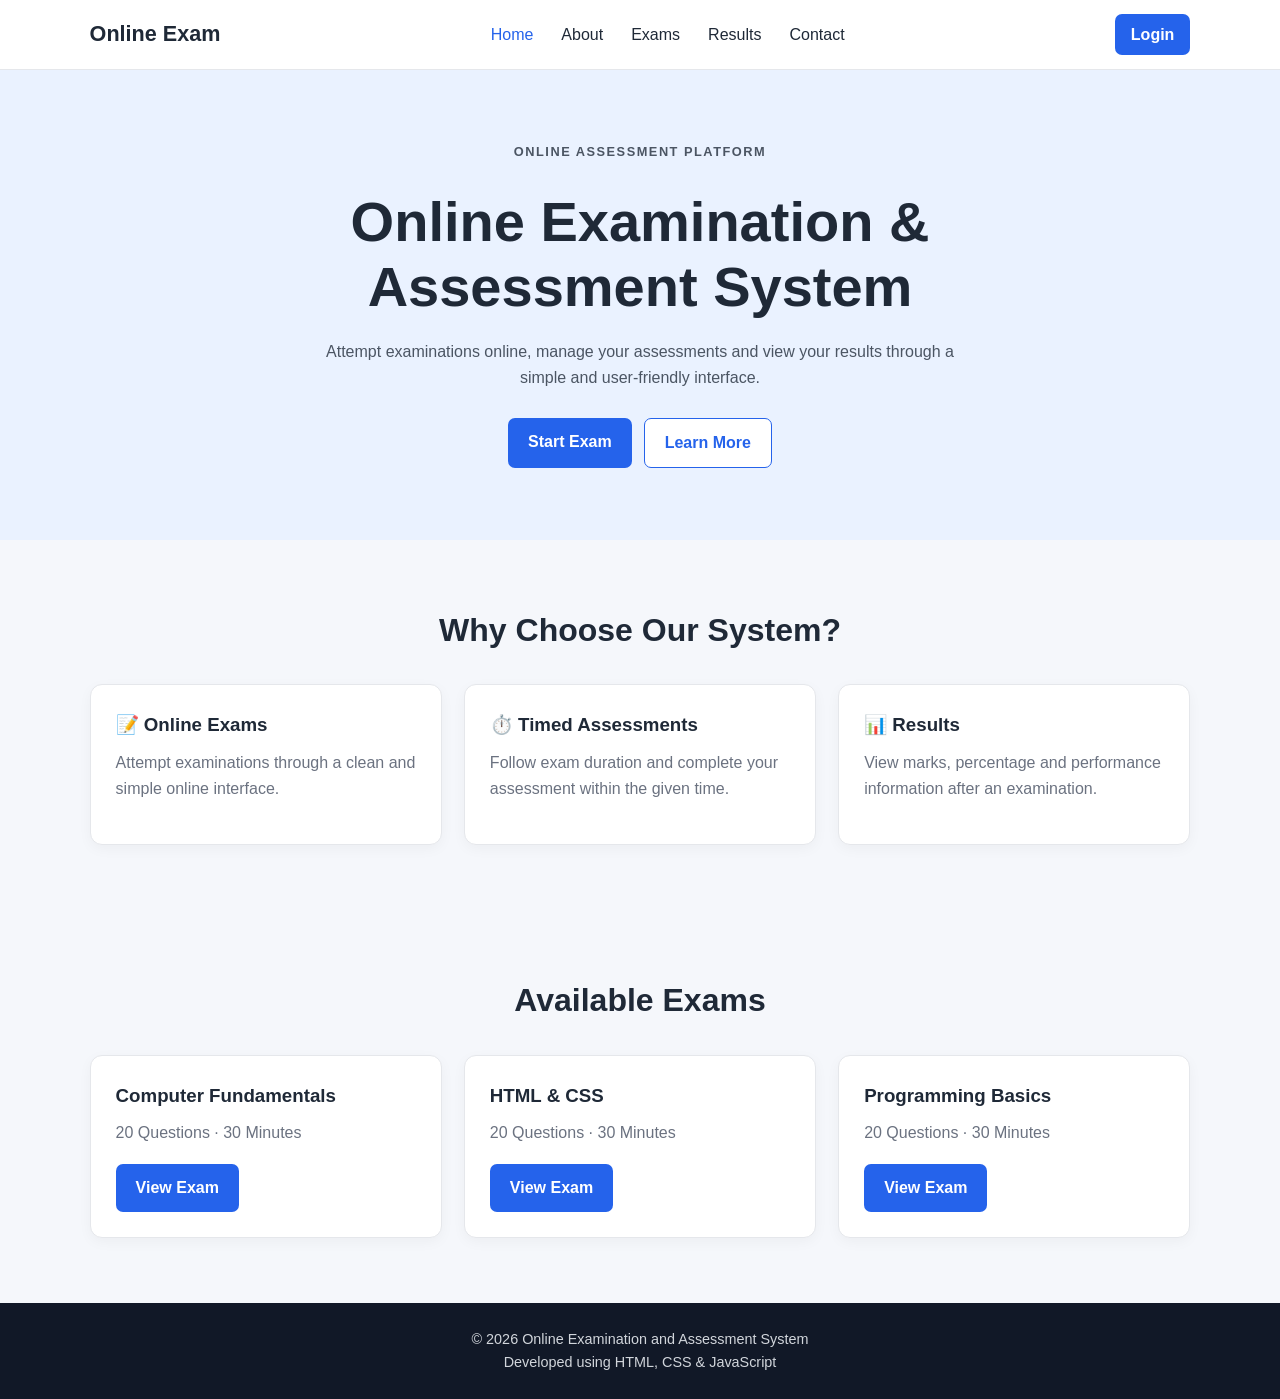
<file: index.html>
<!DOCTYPE html>
<html lang="en">
<head>
<meta charset="UTF-8">
<meta name="viewport" content="width=device-width, initial-scale=1.0">
<title>Online Examination & Assessment System</title>
<link rel="stylesheet" href="css/style.css">
</head>
<body>
<header>
<nav class="navbar">
<a href="index.html" class="logo">Online Exam</a>
<ul class="nav-links">
<li><a href="index.html" class="active">Home</a></li>
<li><a href="#about">About</a></li>
<li><a href="#exams">Exams</a></li>
<li><a href="results.html">Results</a></li>
<li><a href="#contact">Contact</a></li>
</ul>
<a href="login.html" class="btn small-btn">Login</a>
</nav>
</header>
<main>
<section class="hero">
<div class="hero-content">
<p class="eyebrow">ONLINE ASSESSMENT PLATFORM</p>
<h1>Online Examination & Assessment System</h1>
<p>Attempt examinations online, manage your assessments and view your results through a simple and user-friendly interface.</p>
<div class="hero-buttons">
<a href="login.html" class="btn">Start Exam</a>
<a href="#about" class="btn secondary">Learn More</a>
</div>
</div>
</section>
<section class="section" id="about">
<h2>Why Choose Our System?</h2>
<div class="card-grid">
<article class="card"><h3>📝 Online Exams</h3><p>Attempt examinations through a clean and simple online interface.</p></article>
<article class="card"><h3>⏱️ Timed Assessments</h3><p>Follow exam duration and complete your assessment within the given time.</p></article>
<article class="card"><h3>📊 Results</h3><p>View marks, percentage and performance information after an examination.</p></article>
</div>
</section>
<section class="section" id="exams">
<h2>Available Exams</h2>
<div class="card-grid">
<article class="exam-card"><h3>Computer Fundamentals</h3><p>20 Questions · 30 Minutes</p><a href="instructions.html" class="btn">View Exam</a></article>
<article class="exam-card"><h3>HTML & CSS</h3><p>20 Questions · 30 Minutes</p><a href="instructions.html" class="btn">View Exam</a></article>
<article class="exam-card"><h3>Programming Basics</h3><p>20 Questions · 30 Minutes</p><a href="instructions.html" class="btn">View Exam</a></article>
</div>
</section>
</main>
<footer id="contact">
<p>© 2026 Online Examination and Assessment System</p>
<p>Developed using HTML, CSS & JavaScript</p>
</footer>
</body>
</html>
</file>
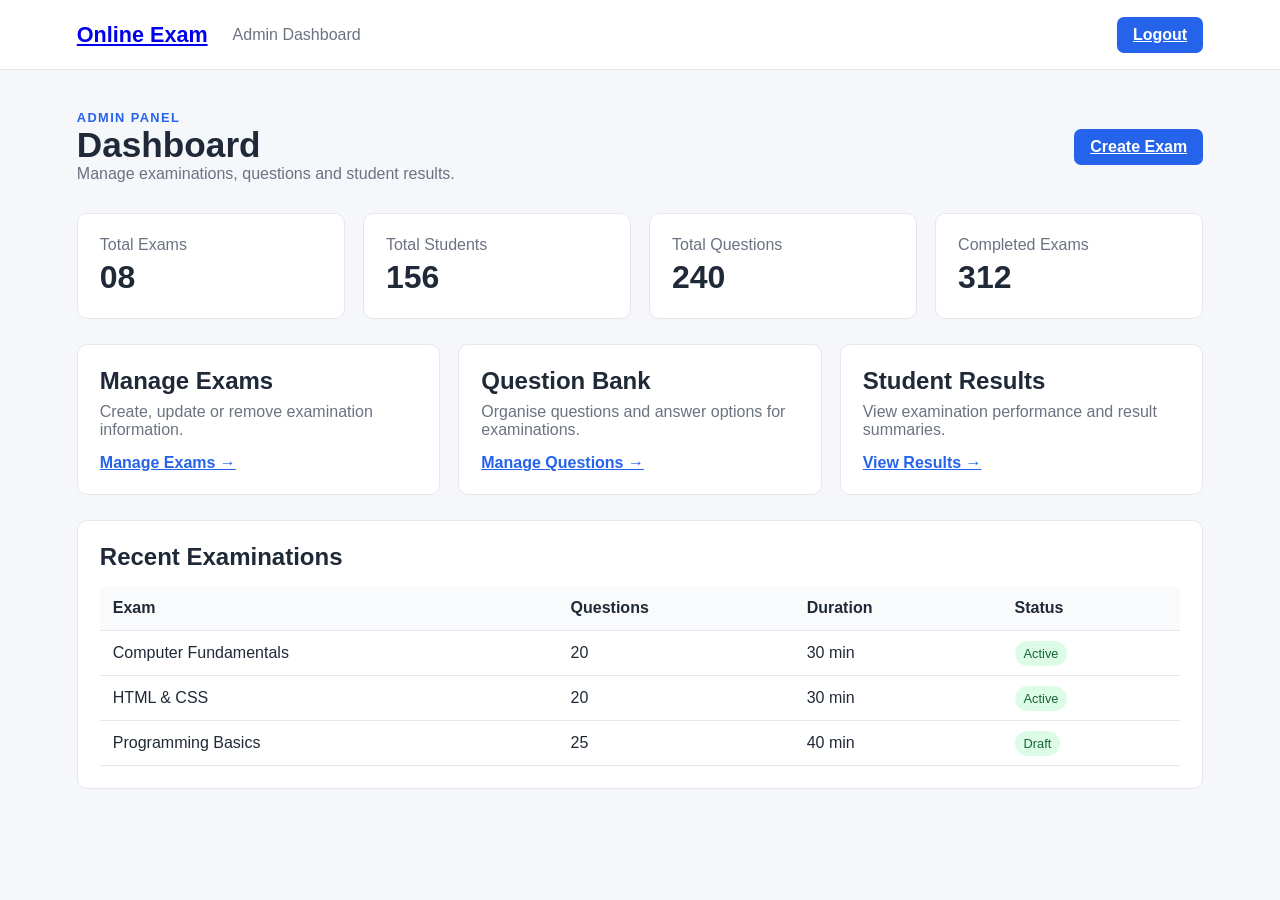
<file: admin.html>
<!DOCTYPE html>
<html lang="en">
<head>
<meta charset="UTF-8">
<meta name="viewport" content="width=device-width, initial-scale=1.0">
<title>Admin Dashboard</title>
<link rel="stylesheet" href="css/admin.css">
<script src="js/admin.js" defer></script>
</head>
<body>
<header><nav class="navbar"><a href="index.html" class="logo">Online Exam</a><span class="admin-label">Admin Dashboard</span><a href="login.html" class="btn small-btn">Logout</a></nav></header>
<main class="admin-container">
<div class="page-heading"><div><p class="eyebrow">ADMIN PANEL</p><h1>Dashboard</h1><p>Manage examinations, questions and student results.</p></div><a href="#" id="createExamButton" class="btn">Create Exam</a></div>
<section class="stats">
<div class="stat"><span>Total Exams</span><strong>08</strong></div>
<div class="stat"><span>Total Students</span><strong>156</strong></div>
<div class="stat"><span>Total Questions</span><strong>240</strong></div>
<div class="stat"><span>Completed Exams</span><strong>312</strong></div>
</section>
<section class="admin-grid">
<article class="panel"><h2>Manage Exams</h2><p>Create, update or remove examination information.</p><a href="#" class="text-link" id="manageExamsLink">Manage Exams →</a></article>
<article class="panel"><h2>Question Bank</h2><p>Organise questions and answer options for examinations.</p><a href="#" class="text-link" id="questionBankLink">Manage Questions →</a></article>
<article class="panel"><h2>Student Results</h2><p>View examination performance and result summaries.</p><a href="results.html" class="text-link">View Results →</a></article>
</section>
<section class="panel table-panel">
<h2>Recent Examinations</h2>
<table><thead><tr><th>Exam</th><th>Questions</th><th>Duration</th><th>Status</th></tr></thead>
<tbody><tr><td>Computer Fundamentals</td><td>20</td><td>30 min</td><td><span class="badge">Active</span></td></tr>
<tr><td>HTML & CSS</td><td>20</td><td>30 min</td><td><span class="badge">Active</span></td></tr>
<tr><td>Programming Basics</td><td>25</td><td>40 min</td><td><span class="badge">Draft</span></td></tr></tbody></table>
</section>
</main>
</body>
</html>
</file>
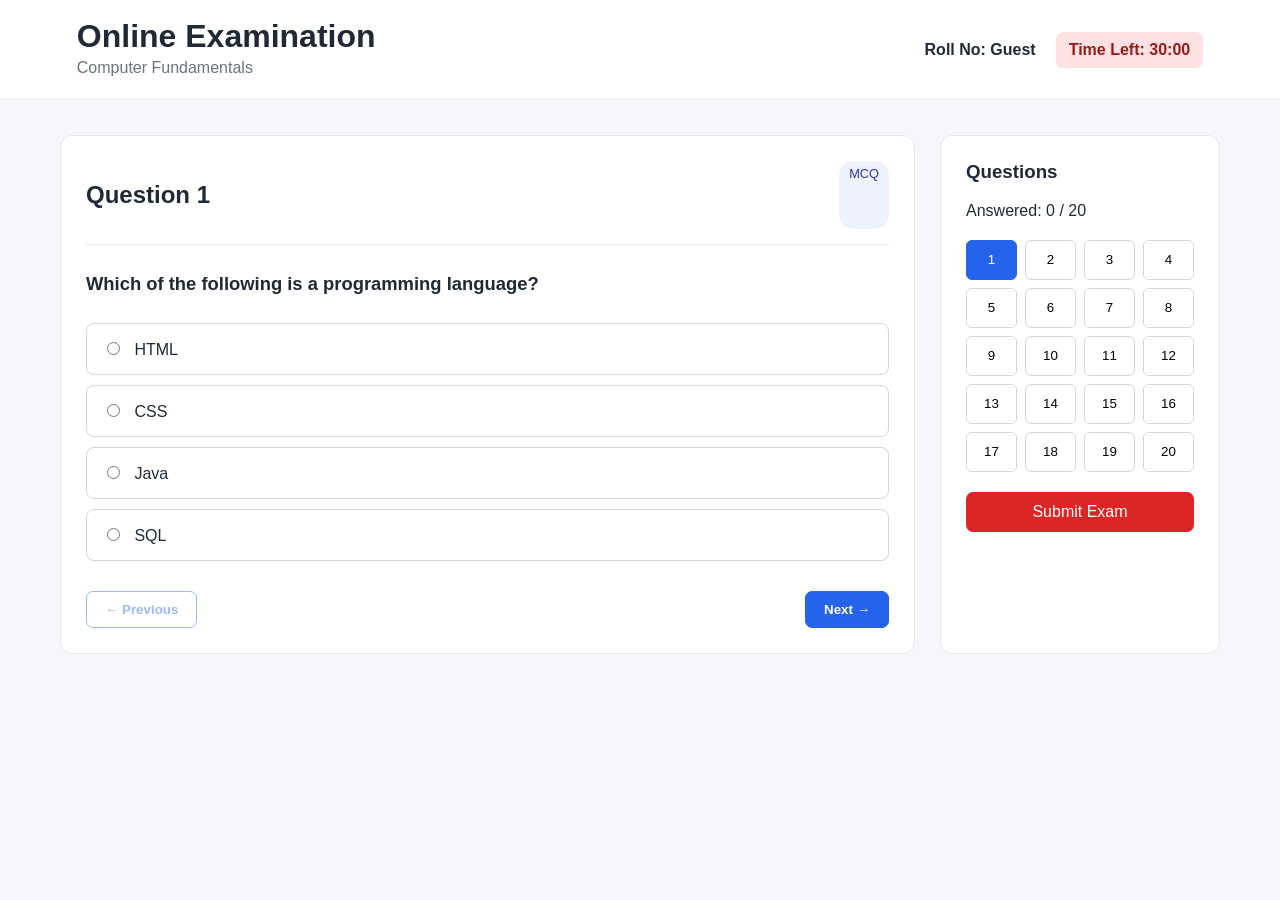
<file: examination.html>
<!DOCTYPE html>
<html lang="en">
<head>
<meta charset="UTF-8">
<meta name="viewport" content="width=device-width, initial-scale=1.0">
<title>Online Examination</title>
<link rel="stylesheet" href="css/examination.css">
<script src="js/exam.js" defer></script>
</head>
<body>
<header class="exam-header">
<div><h1>Online Examination</h1><p>Computer Fundamentals</p></div>
<div class="student"><strong id="studentLabel">Roll No: Guest</strong><span class="timer" id="timer">Time Left: 30:00</span></div>
</header>
<main class="exam-layout">
<section class="question-card">
<div class="question-head"><h2 id="questionHeading">Question 1</h2><span>MCQ</span></div>
<p class="question" id="questionText">Loading question...</p>
<div id="optionsContainer"></div>
<div class="navigation">
<button type="button" id="previousButton">← Previous</button>
<button type="button" id="nextButton">Next →</button>
</div>
</section>
<aside class="question-panel">
<h3>Questions</h3>
<p id="answeredCount">Answered: 0 / 20</p>
<div class="numbers" id="questionNumbers"></div>
<button type="button" class="submit" id="submitExam" style="width:100%;border:0;cursor:pointer;font:inherit;">Submit Exam</button>
</aside>
</main>
</body>
</html>
</file>
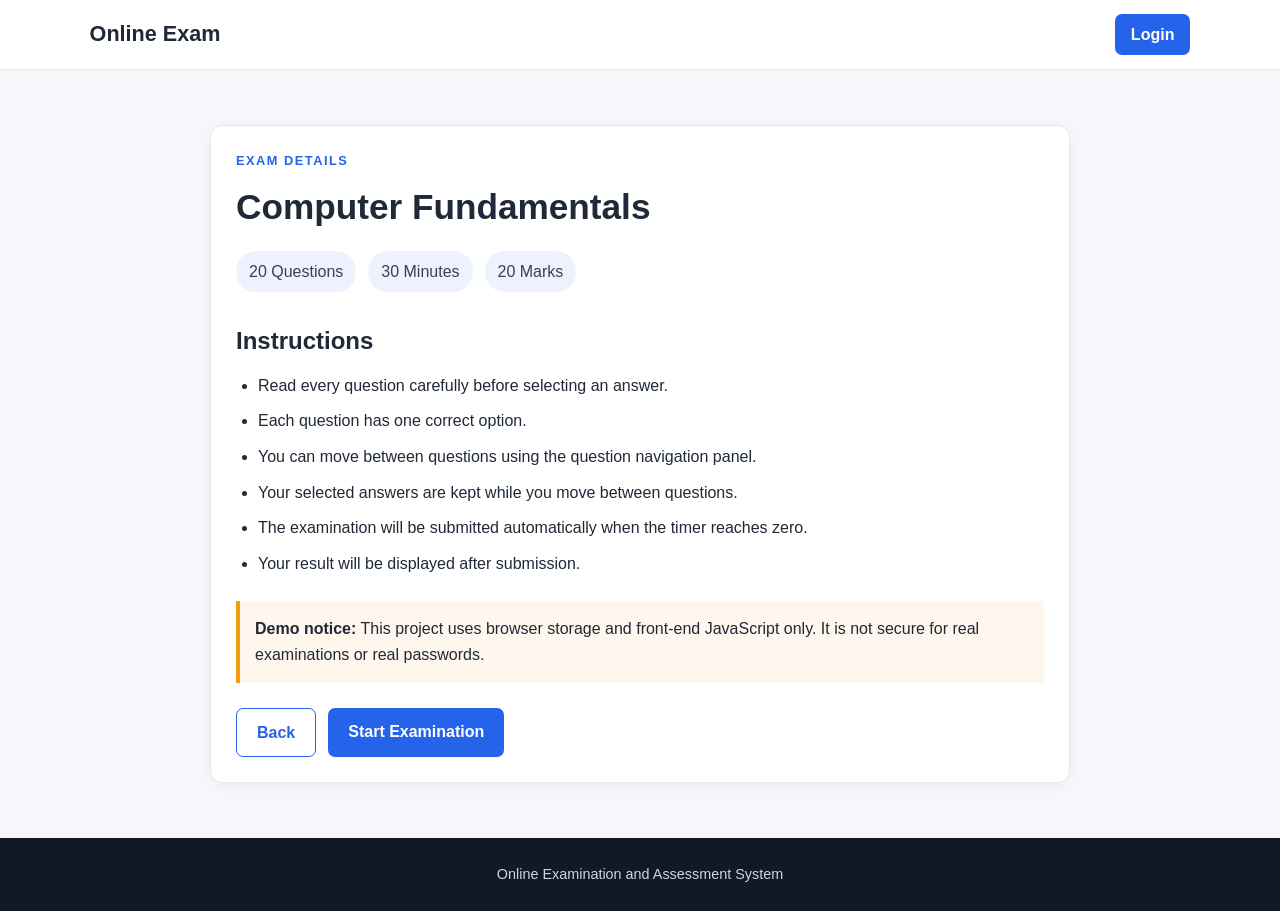
<file: instructions.html>
<!DOCTYPE html>
<html lang="en">
<head>
<meta charset="UTF-8">
<meta name="viewport" content="width=device-width, initial-scale=1.0">
<title>Exam Instructions</title>
<link rel="stylesheet" href="css/style.css">
</head>
<body>
<header><nav class="navbar"><a href="index.html" class="logo">Online Exam</a><a href="login.html" class="btn small-btn">Login</a></nav></header>
<main class="page-container">
<section class="content-card">
<p class="eyebrow">EXAM DETAILS</p>
<h1>Computer Fundamentals</h1>
<div class="exam-meta"><span>20 Questions</span><span>30 Minutes</span><span>20 Marks</span></div>
<h2>Instructions</h2>
<ul class="instruction-list">
<li>Read every question carefully before selecting an answer.</li>
<li>Each question has one correct option.</li>
<li>You can move between questions using the question navigation panel.</li>
<li>Your selected answers are kept while you move between questions.</li>
<li>The examination will be submitted automatically when the timer reaches zero.</li>
<li>Your result will be displayed after submission.</li>
</ul>
<div class="notice"><strong>Demo notice:</strong> This project uses browser storage and front-end JavaScript only. It is not secure for real examinations or real passwords.</div>
<div class="action-row"><a href="index.html" class="btn secondary">Back</a><a href="examination.html" class="btn">Start Examination</a></div>
</section>
</main>
<footer><p>Online Examination and Assessment System</p></footer>
</body>
</html>
</file>
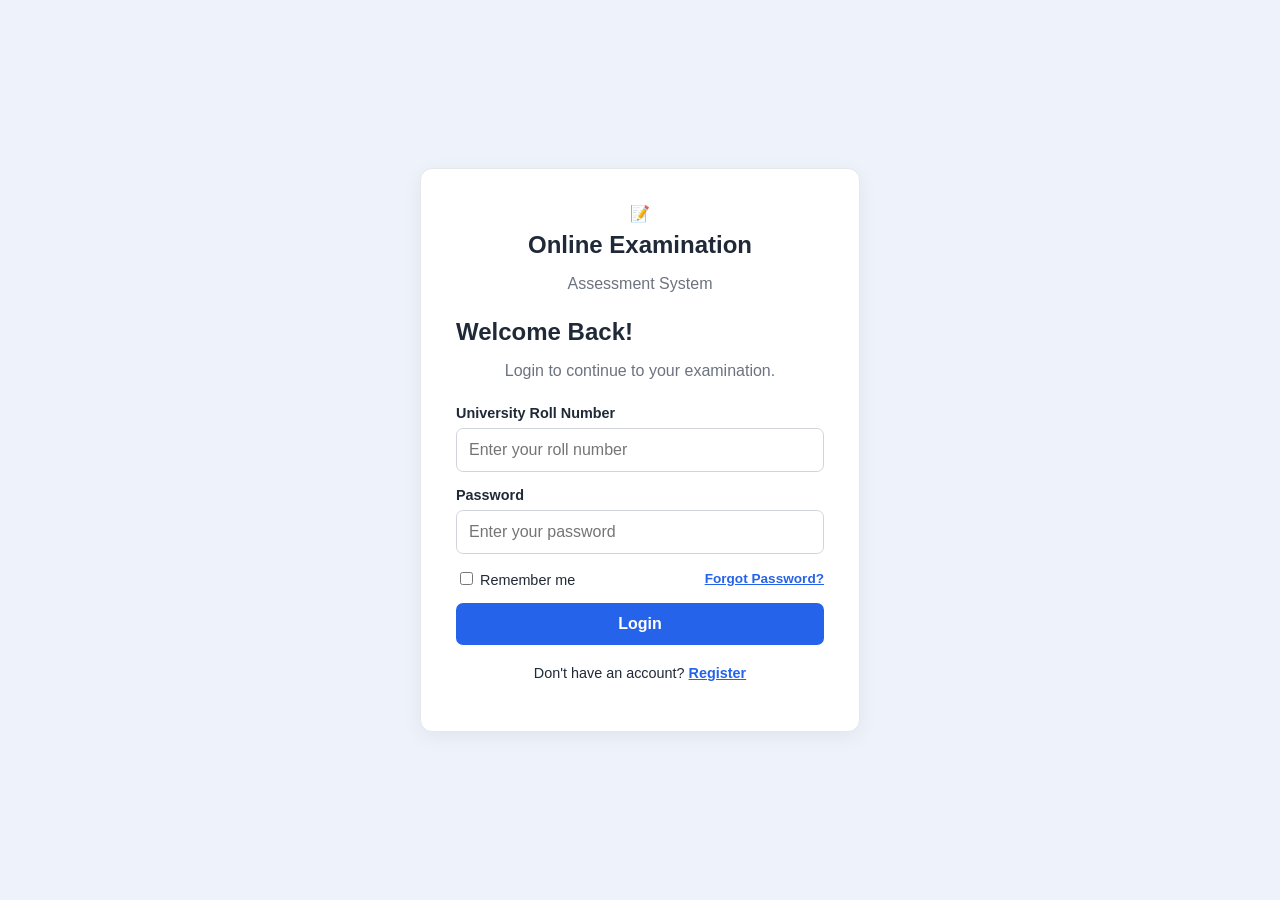
<file: login.html>
<!DOCTYPE html>
<html lang="en">
<head>
<meta charset="UTF-8">
<meta name="viewport" content="width=device-width, initial-scale=1.0">
<title>Login</title>
<link rel="stylesheet" href="css/auth.css">
<script src="js/auth.js" defer></script>
</head>
<body>
<main class="auth-container">
<section class="auth-card">
<div class="logo">📝<h1>Online Examination</h1><p>Assessment System</p></div>
<h2>Welcome Back!</h2>
<p class="subtitle">Login to continue to your examination.</p>
<form id="loginForm">
<label>University Roll Number<input id="loginRollNumber" type="text" placeholder="Enter your roll number" required></label>
<label>Password<input id="loginPassword" type="password" placeholder="Enter your password" required></label>
<div class="options">
<label class="check"><input type="checkbox"> Remember me</label>
<a href="#" onclick="alert('Please contact your administrator to reset your password.'); return false;">Forgot Password?</a>
</div>
<button type="submit">Login</button>
</form>
<p class="switch">Don't have an account? <a href="register.html">Register</a></p>
</section>
</main>
</body>
</html>
</file>
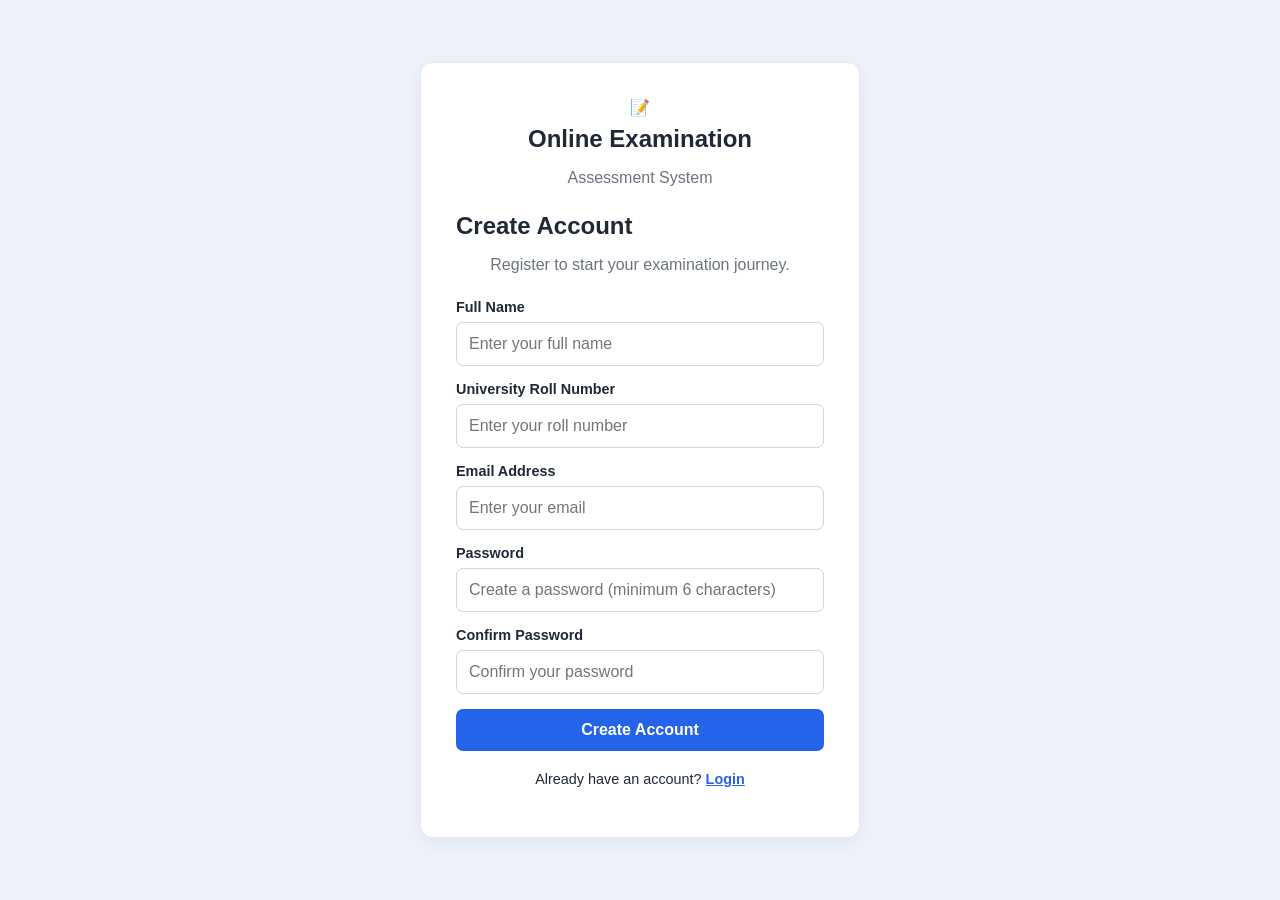
<file: register.html>
<!DOCTYPE html>
<html lang="en">
<head>
<meta charset="UTF-8">
<meta name="viewport" content="width=device-width, initial-scale=1.0">
<title>Register</title>
<link rel="stylesheet" href="css/auth.css">
<script src="js/auth.js" defer></script>
</head>
<body>
<main class="auth-container">
<section class="auth-card">
<div class="logo">📝<h1>Online Examination</h1><p>Assessment System</p></div>
<h2>Create Account</h2>
<p class="subtitle">Register to start your examination journey.</p>
<form id="registerForm">
<label>Full Name<input id="fullName" type="text" placeholder="Enter your full name" required></label>
<label>University Roll Number<input id="rollNumber" type="text" placeholder="Enter your roll number" required></label>
<label>Email Address<input id="email" type="email" placeholder="Enter your email" required></label>
<label>Password<input id="password" type="password" placeholder="Create a password (minimum 6 characters)" required></label>
<label>Confirm Password<input id="confirmPassword" type="password" placeholder="Confirm your password" required></label>
<button type="submit">Create Account</button>
</form>
<p class="switch">Already have an account? <a href="login.html">Login</a></p>
</section>
</main>
</body>
</html>
</file>
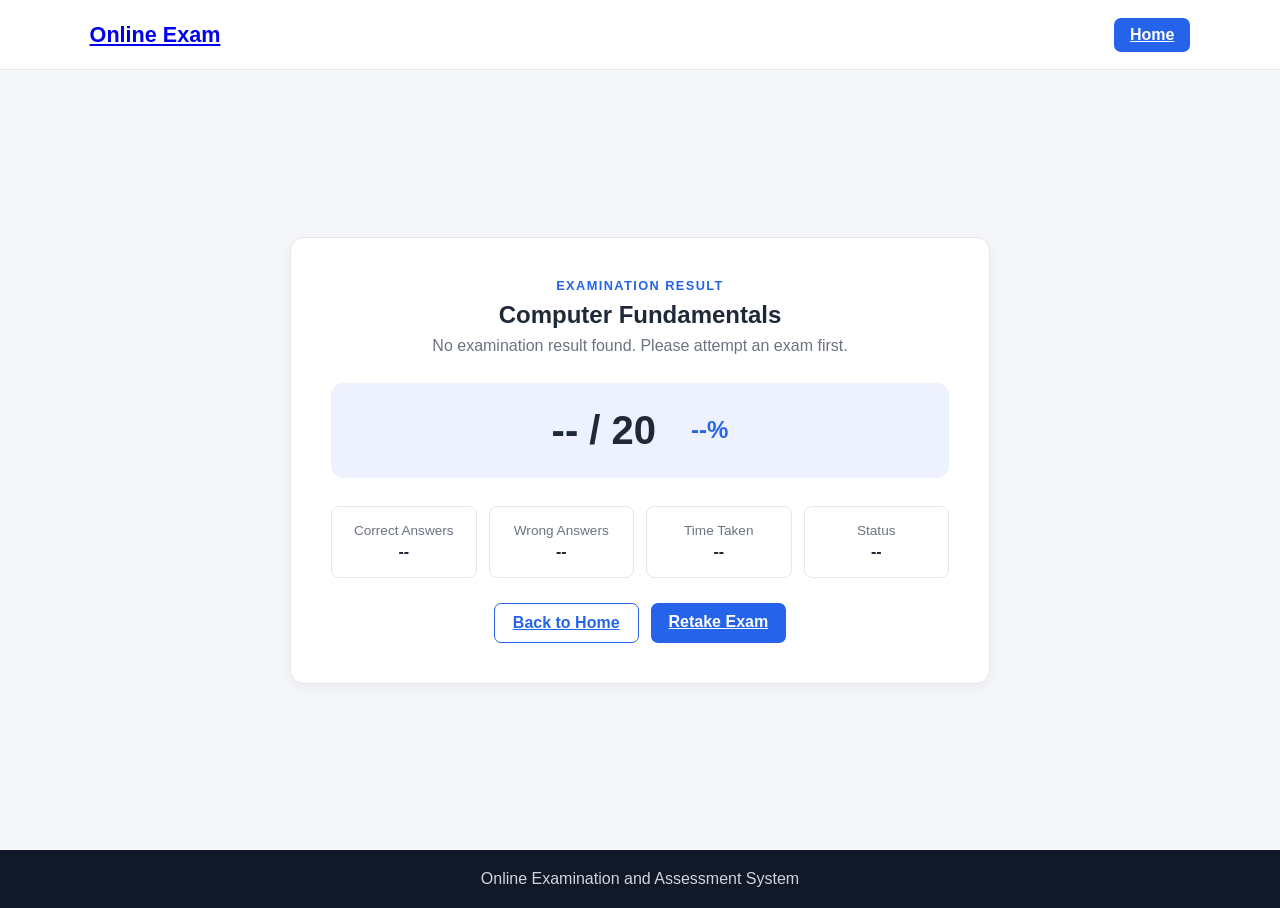
<file: results.html>
<!DOCTYPE html>
<html lang="en">
<head>
<meta charset="UTF-8">
<meta name="viewport" content="width=device-width, initial-scale=1.0">
<title>Examination Result</title>
<link rel="stylesheet" href="css/results.css">
<script src="js/results.js" defer></script>
</head>
<body>
<header><nav class="navbar"><a href="index.html" class="logo">Online Exam</a><a href="index.html" class="btn small-btn">Home</a></nav></header>
<main class="result-container">
<section class="result-card">
<p class="eyebrow">EXAMINATION RESULT</p>
<h1 id="examName">Computer Fundamentals</h1>
<p class="student-name" id="studentName">Your result will appear here.</p>
<div class="score-box"><span class="score" id="score">-- / 20</span><span class="percentage" id="percentage">--%</span></div>
<div class="result-grid">
<div><span>Correct Answers</span><strong id="correctAnswers">--</strong></div>
<div><span>Wrong Answers</span><strong id="wrongAnswers">--</strong></div>
<div><span>Time Taken</span><strong id="timeTaken">--</strong></div>
<div><span>Status</span><strong id="status">--</strong></div>
</div>
<div class="action-row"><a href="index.html" class="btn secondary">Back to Home</a><a href="examination.html" class="btn">Retake Exam</a></div>
</section>
</main>
<footer><p>Online Examination and Assessment System</p></footer>
</body>
</html>
</file>
<file: css/style.css>
*{box-sizing:border-box;margin:0;padding:0}body{font-family:Arial,sans-serif;color:#1f2937;background:#f5f7fb;line-height:1.6}a{text-decoration:none;color:inherit}.navbar{min-height:70px;padding:0 7%;display:flex;align-items:center;justify-content:space-between;background:#fff;border-bottom:1px solid #e5e7eb}.logo{font-size:1.35rem;font-weight:700}.nav-links{display:flex;gap:28px;list-style:none}.nav-links a:hover,.nav-links .active{color:#2563eb}.btn{display:inline-block;padding:11px 20px;border:0;border-radius:7px;background:#2563eb;color:#fff;font-weight:600;cursor:pointer}.btn:hover{background:#1d4ed8}.secondary{background:#fff;color:#2563eb;border:1px solid #2563eb}.small-btn{padding:8px 16px}.hero{min-height:470px;display:flex;align-items:center;justify-content:center;text-align:center;padding:70px 20px;background:#eaf2ff}.hero-content{max-width:780px}.eyebrow{font-size:.8rem;font-weight:700;letter-spacing:1.5px;color:#2563eb;margin-bottom:8px}.hero h1{font-size:clamp(2.1rem,5vw,3.5rem);line-height:1.15;margin-bottom:20px}.hero p{color:#4b5563;max-width:650px;margin:0 auto 28px}.hero-buttons,.action-row{display:flex;justify-content:center;gap:12px;flex-wrap:wrap}.section{padding:65px 7%}.section h2{text-align:center;margin-bottom:28px;font-size:2rem}.card-grid{display:grid;grid-template-columns:repeat(3,1fr);gap:22px}.card,.exam-card,.content-card{background:#fff;border:1px solid #e5e7eb;border-radius:12px;padding:25px;box-shadow:0 4px 14px rgba(0,0,0,.04)}.card h3,.exam-card h3{margin-bottom:10px}.card p,.exam-card p{color:#6b7280;margin-bottom:18px}.page-container{max-width:900px;margin:55px auto;padding:0 20px}.content-card h1{font-size:2.2rem;margin-bottom:15px}.exam-meta{display:flex;gap:12px;flex-wrap:wrap;margin-bottom:30px}.exam-meta span{background:#eef2ff;padding:8px 13px;border-radius:20px;color:#374151}.content-card h2{margin:25px 0 12px}.instruction-list{padding-left:22px}.instruction-list li{margin:10px 0}.notice{margin:25px 0;padding:15px;background:#fff7ed;border-left:4px solid #f59e0b}.action-row{justify-content:flex-start;margin-top:25px}footer{padding:25px;text-align:center;background:#111827;color:#d1d5db;font-size:.9rem}@media(max-width:750px){.navbar{padding:15px 5%;gap:15px;flex-wrap:wrap}.nav-links{order:3;width:100%;justify-content:center;gap:15px;font-size:.9rem}.card-grid{grid-template-columns:1fr}.hero{min-height:420px}.section{padding:45px 5%}}
</file>
<file: css/admin.css>
*{box-sizing:border-box;margin:0;padding:0}body{font-family:Arial,sans-serif;background:#f5f7fb;color:#1f2937}.navbar{height:70px;padding:0 6%;display:flex;align-items:center;gap:25px;background:#fff;border-bottom:1px solid #e5e7eb}.logo{font-size:1.35rem;font-weight:700}.admin-label{margin-right:auto;color:#6b7280}.btn{display:inline-block;padding:9px 16px;border-radius:7px;background:#2563eb;color:#fff;font-weight:600}.admin-container{padding:40px 6%;max-width:1300px;margin:auto}.page-heading{display:flex;justify-content:space-between;align-items:center;gap:20px;margin-bottom:30px}.page-heading h1{font-size:2.2rem}.page-heading p:not(.eyebrow){color:#6b7280}.eyebrow{font-size:.8rem;font-weight:700;letter-spacing:1.4px;color:#2563eb}.stats{display:grid;grid-template-columns:repeat(4,1fr);gap:18px;margin-bottom:25px}.stat,.panel{background:#fff;border:1px solid #e5e7eb;border-radius:10px;padding:22px}.stat span{color:#6b7280}.stat strong{display:block;font-size:2rem;margin-top:5px}.admin-grid{display:grid;grid-template-columns:repeat(3,1fr);gap:18px;margin-bottom:25px}.panel h2{margin-bottom:8px}.panel p{color:#6b7280;margin-bottom:15px}.text-link{color:#2563eb;font-weight:600}.table-panel{overflow-x:auto}table{width:100%;border-collapse:collapse;margin-top:15px}th,td{text-align:left;padding:13px;border-bottom:1px solid #e5e7eb}th{background:#f9fafb}.badge{padding:5px 9px;border-radius:15px;background:#dcfce7;color:#166534;font-size:.8rem}@media(max-width:800px){.stats{grid-template-columns:1fr 1fr}.admin-grid{grid-template-columns:1fr}.page-heading{align-items:flex-start;flex-direction:column}}
</file>
<file: css/examination.css>
*{box-sizing:border-box}body{margin:0;font-family:Arial,sans-serif;background:#f5f7fb;color:#1f2937}.exam-header{padding:18px 6%;background:#fff;border-bottom:1px solid #e5e7eb;display:flex;justify-content:space-between;align-items:center;gap:20px}.exam-header h1{margin:0}.exam-header p{margin:4px 0;color:#6b7280}.student{display:flex;gap:20px;align-items:center}.timer{padding:9px 13px;background:#fee2e2;color:#991b1b;border-radius:7px;font-weight:700}.exam-layout{max-width:1200px;margin:35px auto;padding:0 20px;display:grid;grid-template-columns:1fr 280px;gap:25px}.question-card,.question-panel{background:#fff;border:1px solid #e5e7eb;border-radius:12px;padding:25px}.question-head{display:flex;justify-content:space-between;border-bottom:1px solid #e5e7eb;padding-bottom:15px}.question-head span{background:#eef2ff;color:#3730a3;padding:5px 10px;border-radius:15px;font-size:.8rem}.question{font-size:1.15rem;font-weight:600;margin:28px 0}.option{display:block;padding:15px;margin:10px 0;border:1px solid #d1d5db;border-radius:8px;cursor:pointer}.option:hover{background:#f9fafb;border-color:#2563eb}.option input{margin-right:10px}.navigation{display:flex;justify-content:space-between;margin-top:30px}.navigation button{padding:10px 18px;border:1px solid #2563eb;border-radius:7px;background:#fff;color:#2563eb;font-weight:600}.navigation button:last-child{background:#2563eb;color:#fff}.question-panel h3{margin-top:0}.numbers{display:grid;grid-template-columns:repeat(4,1fr);gap:8px;margin:20px 0}.numbers button{height:40px;border:1px solid #d1d5db;background:#fff;border-radius:6px}.numbers button.active{background:#2563eb;color:#fff;border-color:#2563eb}.submit{display:block;text-align:center;padding:11px;background:#dc2626;color:#fff;border-radius:7px;font-weight:700}@media(max-width:800px){.exam-header{align-items:flex-start;flex-direction:column}.exam-layout{grid-template-columns:1fr}.student{flex-wrap:wrap}}
.numbers button.answered{background:#dcfce7;border-color:#86efac;color:#166534}.navigation button:disabled{opacity:.45;cursor:not-allowed}.option:has(input:checked){background:#eff6ff;border-color:#2563eb}
</file>
<file: css/auth.css>
*{box-sizing:border-box}body{margin:0;font-family:Arial,sans-serif;background:#eef3fb;color:#1f2937}.auth-container{min-height:100vh;display:flex;align-items:center;justify-content:center;padding:30px 15px}.auth-card{width:min(440px,100%);background:#fff;padding:35px;border-radius:12px;border:1px solid #e5e7eb;box-shadow:0 5px 20px rgba(0,0,0,.06)}.logo{text-align:center;margin-bottom:25px}.logo h1{font-size:1.5rem;margin:8px 0 2px}.logo p,.subtitle{color:#6b7280}.auth-card h2{margin-bottom:5px}.subtitle{text-align:center;margin-bottom:25px}.auth-card form{display:flex;flex-direction:column;gap:15px}.auth-card label{font-weight:600;font-size:.9rem}.auth-card input:not([type=checkbox]){display:block;width:100%;margin-top:7px;padding:12px;border:1px solid #d1d5db;border-radius:7px;font-size:1rem}.auth-card input:focus{outline:2px solid #bfdbfe;border-color:#2563eb}.options{display:flex;justify-content:space-between;align-items:center;font-size:.85rem}.check{font-weight:400!important}.options a,.switch a{color:#2563eb;font-weight:600}.auth-card button{padding:12px;border:0;border-radius:7px;background:#2563eb;color:#fff;font-weight:700;font-size:1rem;cursor:pointer}.switch{text-align:center;margin-top:20px;font-size:.9rem}
</file>
<file: css/results.css>
*{box-sizing:border-box;margin:0;padding:0}body{font-family:Arial,sans-serif;background:#f5f7fb;color:#1f2937}.navbar{height:70px;padding:0 7%;display:flex;align-items:center;justify-content:space-between;background:#fff;border-bottom:1px solid #e5e7eb}.logo{font-size:1.35rem;font-weight:700}.btn{display:inline-block;padding:10px 18px;border-radius:7px;background:#2563eb;color:#fff;font-weight:600}.small-btn{padding:8px 16px}.result-container{min-height:calc(100vh - 120px);display:flex;justify-content:center;align-items:center;padding:40px 20px}.result-card{width:min(700px,100%);background:#fff;padding:40px;border-radius:14px;border:1px solid #e5e7eb;text-align:center;box-shadow:0 5px 18px rgba(0,0,0,.05)}.eyebrow{color:#2563eb;font-size:.8rem;font-weight:700;letter-spacing:1.4px}.result-card h1{margin:8px 0}.student-name{color:#6b7280}.score-box{margin:28px auto;padding:25px;border-radius:12px;background:#eef2ff;display:flex;justify-content:center;gap:35px;align-items:center}.score{font-size:2.5rem;font-weight:700}.percentage{font-size:1.5rem;color:#2563eb;font-weight:700}.result-grid{display:grid;grid-template-columns:repeat(4,1fr);gap:12px;margin-bottom:25px}.result-grid div{padding:16px 8px;border:1px solid #e5e7eb;border-radius:8px}.result-grid span{display:block;font-size:.85rem;color:#6b7280}.result-grid strong{display:block;margin-top:5px}.action-row{display:flex;justify-content:center;gap:12px;flex-wrap:wrap}.secondary{background:#fff;color:#2563eb;border:1px solid #2563eb}footer{text-align:center;padding:20px;background:#111827;color:#d1d5db}@media(max-width:650px){.result-card{padding:25px}.result-grid{grid-template-columns:1fr 1fr}.score-box{flex-direction:column;gap:8px}}
</file>
